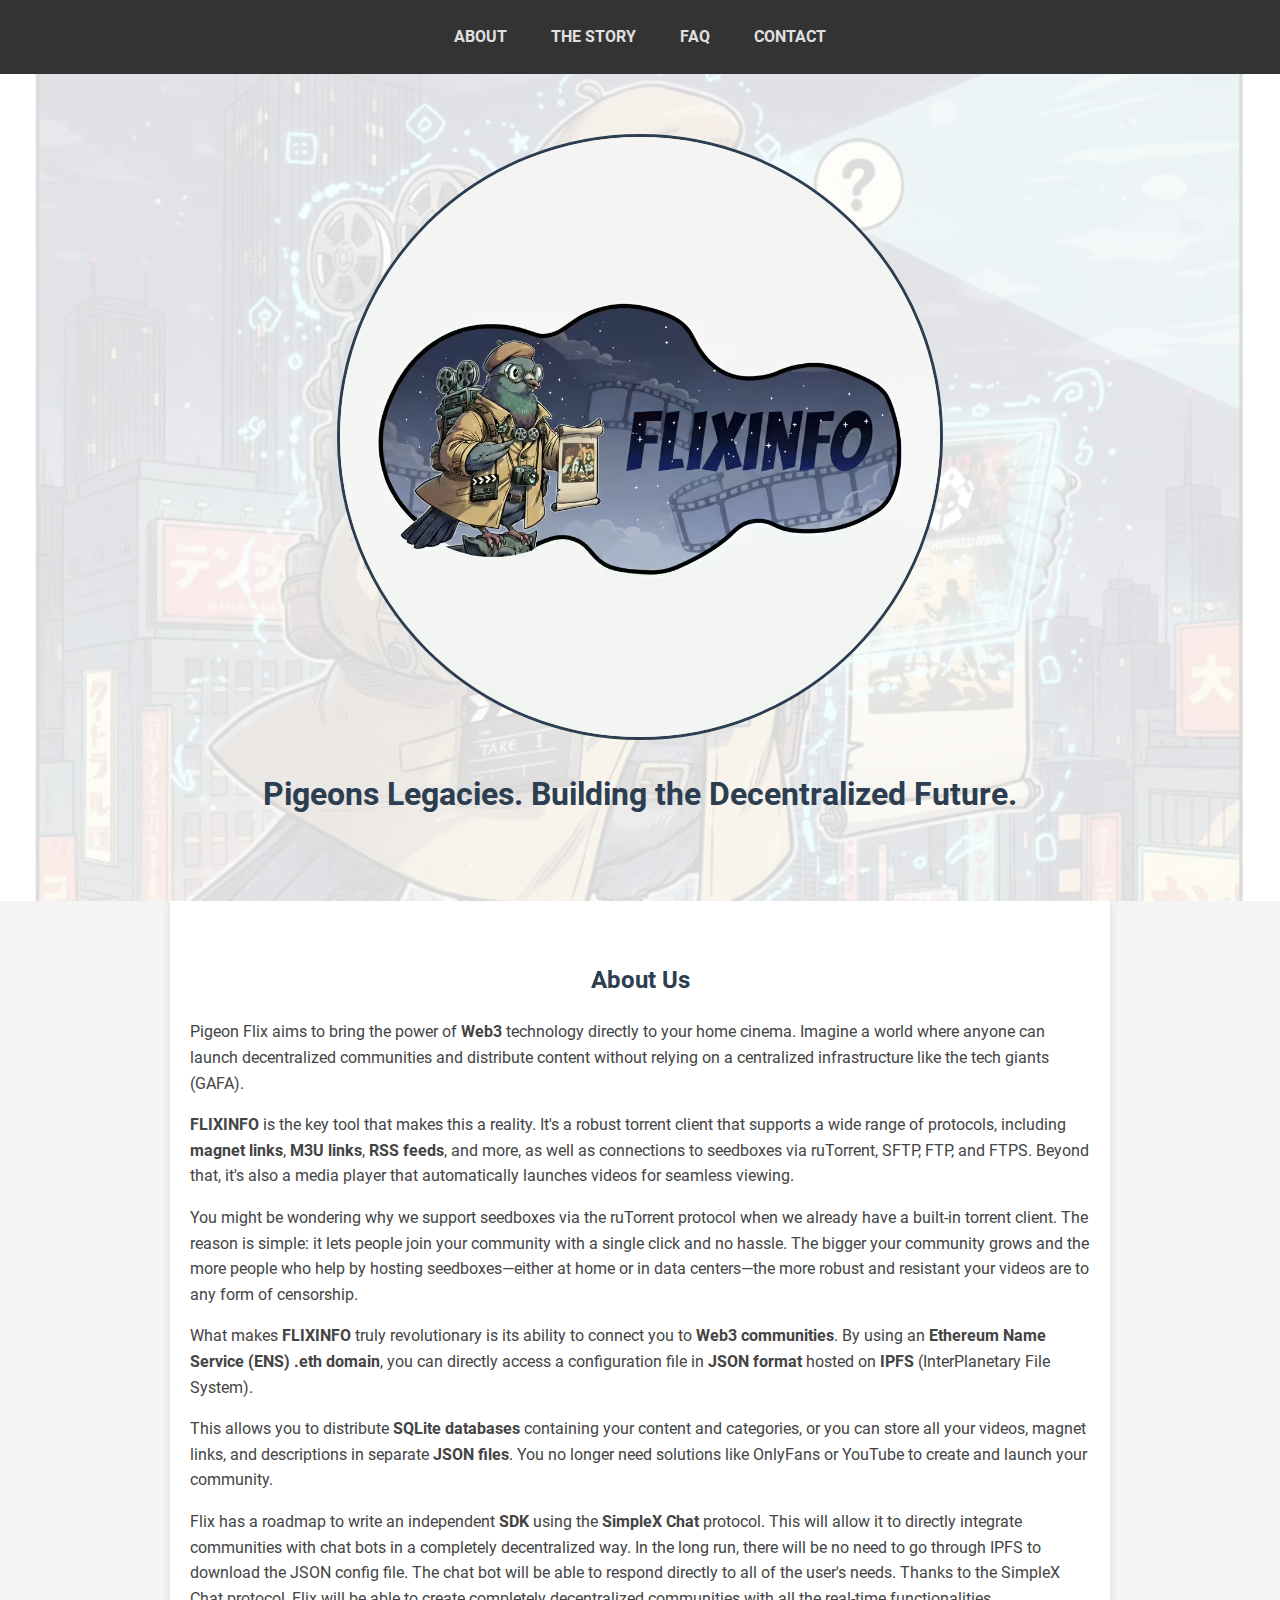
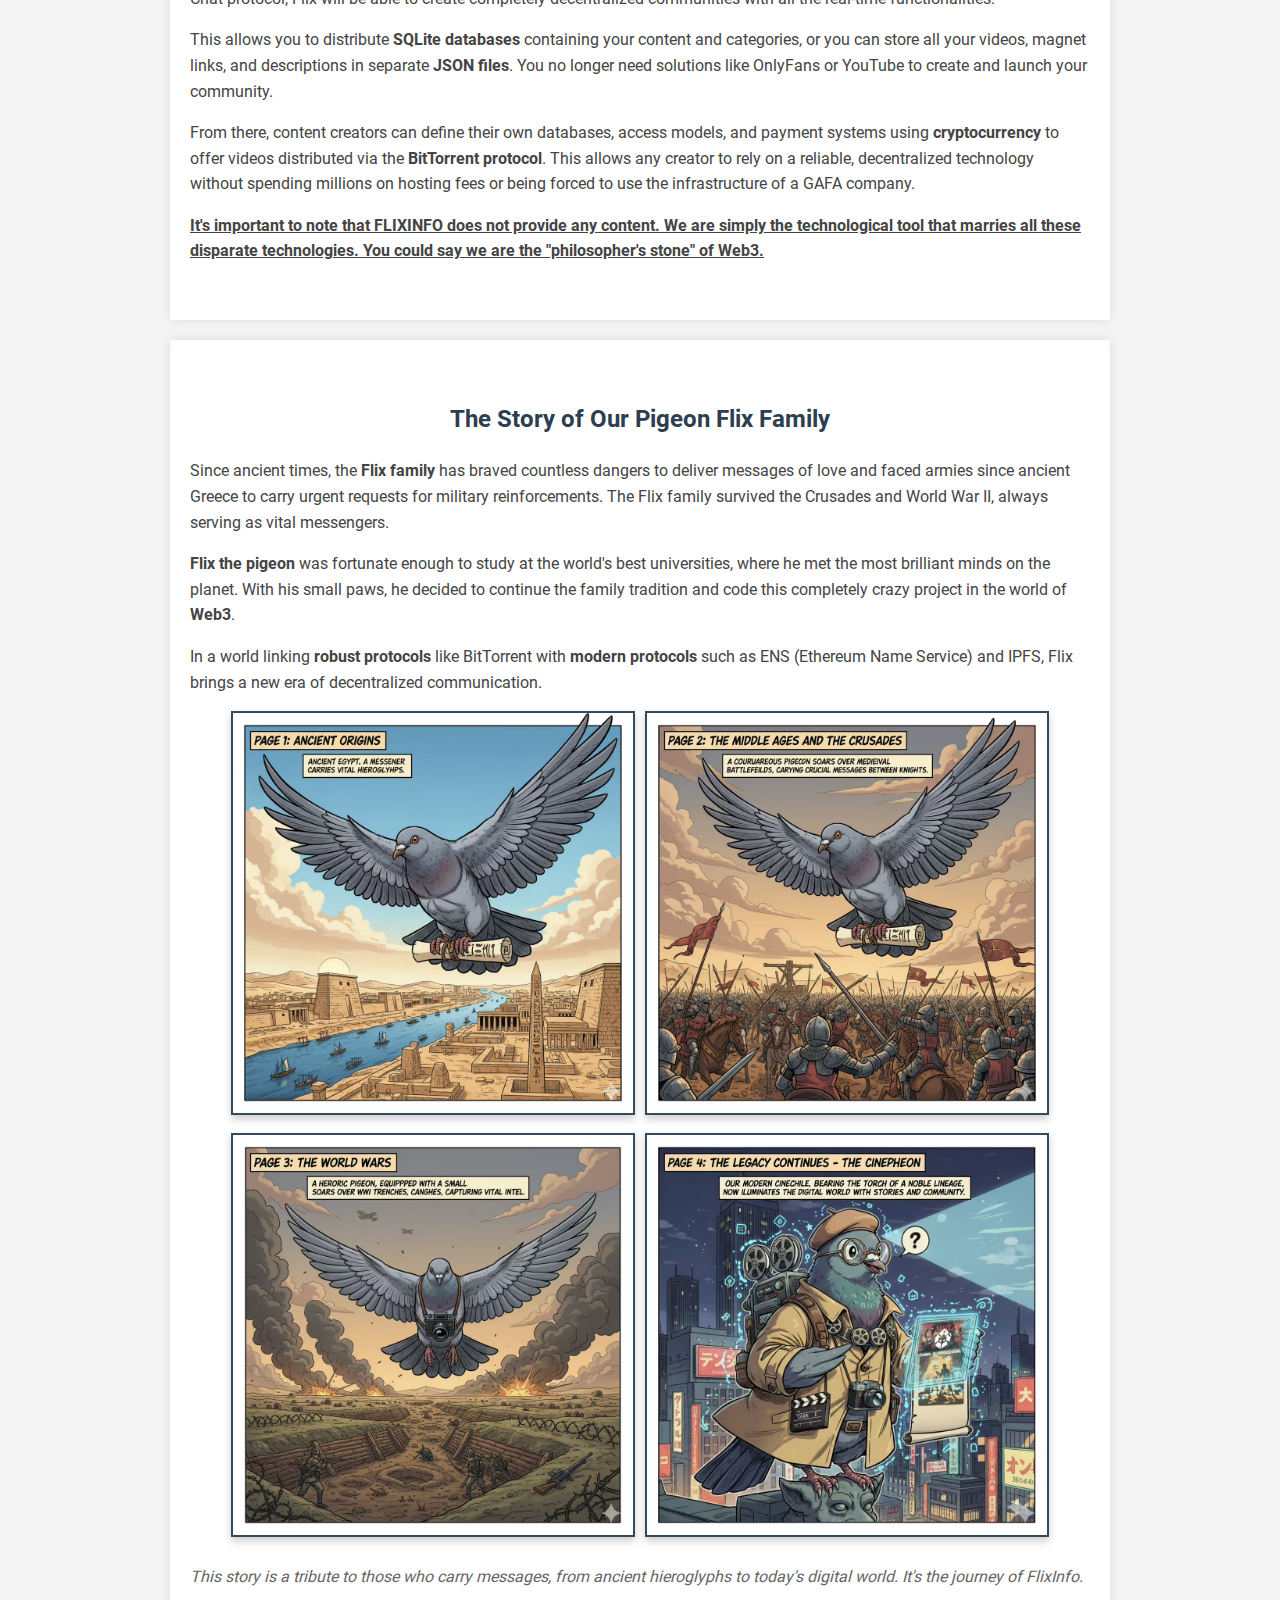
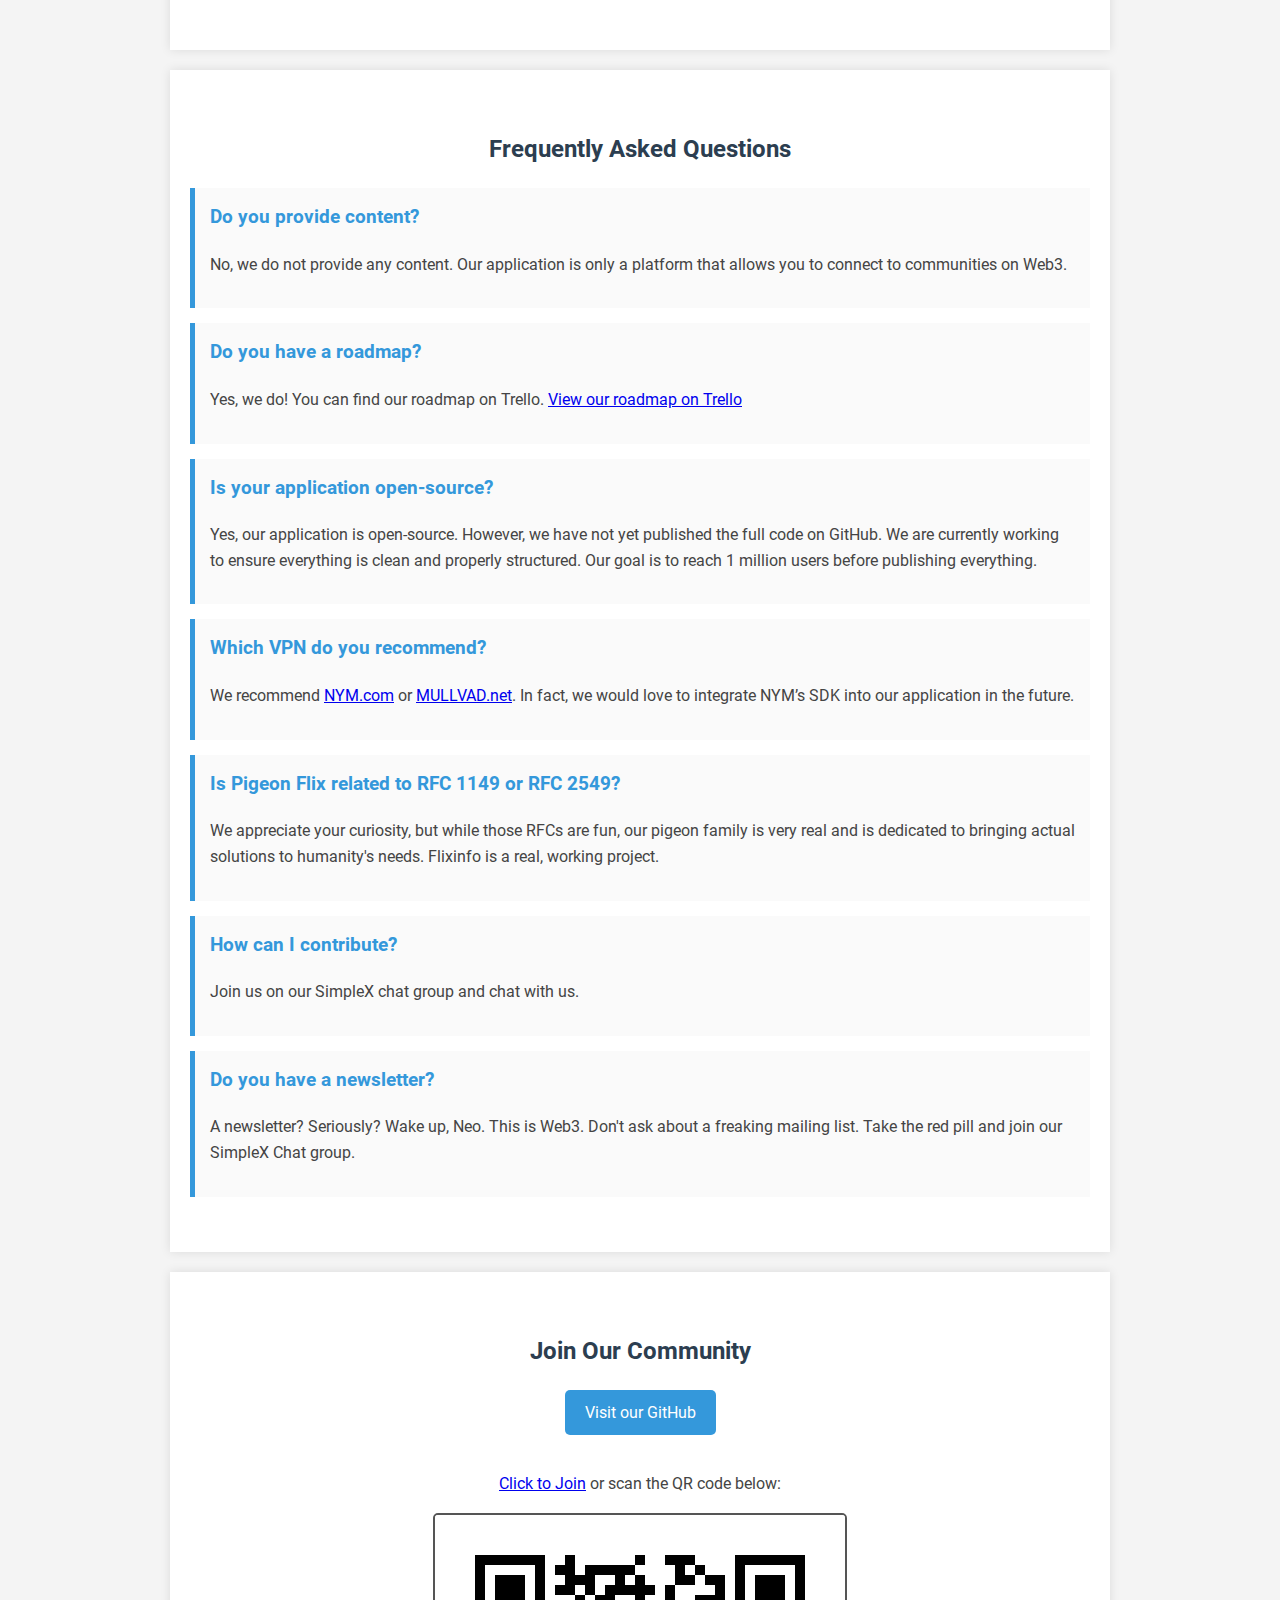
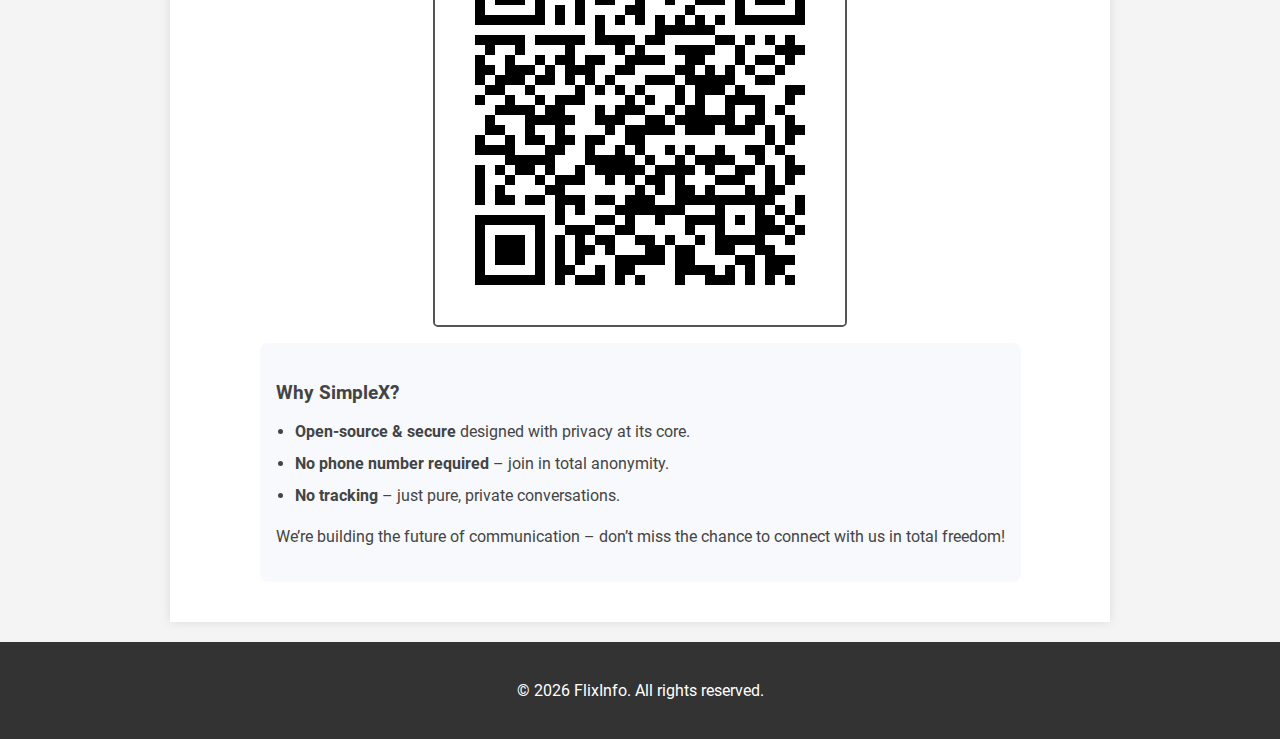
<file: index.html>
<!DOCTYPE html>
<html lang="en">
<head>
    <meta charset="UTF-8">
    <meta name="viewport" content="width=device-width, initial-scale=1.0">
    <title>FlixInfo - The Messenger's Story</title>
    <link rel="stylesheet" href="css/style.css">
</head>
<body>

    <nav>
        <div class="nav-container">
            <a href="#about">About</a>
            <a href="#comic-strip">The Story</a>
            <a href="#faq">FAQ</a>
            <a href="#contact">Contact</a>
        </div>
    </nav>

    <header class="hero">
        <picture>
            <source srcset="pics/logo.avif" type="image/avif">
            <source srcset="pics/logo.webp" type="image/webp">
            <img src="pics/logo.png" alt="FlixInfo Logo" class="logo">
        </picture>
        <h1>Pigeons Legacies. Building the Decentralized Future.</h1>
    </header>

    <main>
        <section id="about">
            <h2>About Us</h2>
	    <p>Pigeon Flix aims to bring the power of <strong>Web3</strong> technology directly to your home cinema. Imagine a world where anyone can launch decentralized communities and distribute content without relying on a centralized infrastructure like the tech giants (GAFA).</p>

<p><strong>FLIXINFO</strong> is the key tool that makes this a reality. It's a robust torrent client that supports a wide range of protocols, including <strong>magnet links</strong>, <strong>M3U links</strong>, <strong>RSS feeds</strong>, and more, as well as connections to seedboxes via ruTorrent, SFTP, FTP, and FTPS. Beyond that, it's also a media player that automatically launches videos for seamless viewing.</p>

<p>You might be wondering why we support seedboxes via the ruTorrent protocol when we already have a built-in torrent client. The reason is simple: it lets people join your community with a single click and no hassle. The bigger your community grows and the more people who help by hosting seedboxes—either at home or in data centers—the more robust and resistant your videos are to any form of censorship.</p>

<p>What makes <strong>FLIXINFO</strong> truly revolutionary is its ability to connect you to <strong>Web3 communities</strong>. By using an <strong>Ethereum Name Service (ENS) .eth domain</strong>, you can directly access a configuration file in <strong>JSON format</strong> hosted on <strong>IPFS</strong> (InterPlanetary File System).</p>

<p>This allows you to distribute <strong>SQLite databases</strong> containing your content and categories, or you can store all your videos, magnet links, and descriptions in separate <strong>JSON files</strong>. You no longer need solutions like OnlyFans or YouTube to create and launch your community.</p>

<p>Flix has a roadmap to write an independent <strong>SDK</strong> using the <strong>SimpleX Chat</strong> protocol. This will allow it to directly integrate communities with chat bots in a completely decentralized way. In the long run, there will be no need to go through IPFS to download the JSON config file. The chat bot will be able to respond directly to all of the user's needs. Thanks to the SimpleX Chat protocol, Flix will be able to create completely decentralized communities with all the real-time functionalities.</p>

<p>This allows you to distribute <strong>SQLite databases</strong> containing your content and categories, or you can store all your videos, magnet links, and descriptions in separate <strong>JSON files</strong>. You no longer need solutions like OnlyFans or YouTube to create and launch your community.</p>

<p>From there, content creators can define their own databases, access models, and payment systems using <strong>cryptocurrency</strong> to offer videos distributed via the <strong>BitTorrent protocol</strong>. This allows any creator to rely on a reliable, decentralized technology without spending millions on hosting fees or being forced to use the infrastructure of a GAFA company.</p>

<p><strong><u>It's important to note that FLIXINFO does not provide any content. We are simply the technological tool that marries all these disparate technologies. You could say we are the "philosopher's stone" of Web3.</u></strong></p>

        </section>

        <section id="comic-strip">
            <h2>The Story of Our Pigeon Flix Family</h2>
            <p class="comic-intro">
	    <p>Since ancient times, the <strong>Flix family</strong> has braved countless dangers to deliver messages of love and faced armies since ancient Greece to carry urgent requests for military reinforcements. The Flix family survived the Crusades and World War II, always serving as vital messengers.</p>

<p><strong>Flix the pigeon</strong> was fortunate enough to study at the world's best universities, where he met the most brilliant minds on the planet. With his small paws, he decided to continue the family tradition and code this completely crazy project in the world of <strong>Web3</strong>.</p>

<p>In a world linking <strong>robust protocols</strong> like BitTorrent with <strong>modern protocols</strong> such as ENS (Ethereum Name Service) and IPFS, Flix brings a new era of decentralized communication.</p>
            </p>
            <div class="comic-container">
                <picture>
                    <source srcset="pics/bd1.avif" type="image/avif">
                    <source srcset="pics/bd1.webp" type="image/webp">
                    <img src="pics/bd1.jpg" alt="Comic Strip Page 1" class="comic-panel">
                </picture>
                <picture>
                    <source srcset="pics/bd2.avif" type="image/avif">
                    <source srcset="pics/bd2.webp" type="image/webp">
                    <img src="pics/bd2.jpg" alt="Comic Strip Page 2" class="comic-panel">
                </picture>
                <picture>
                    <source srcset="pics/bd3.avif" type="image/avif">
                    <source srcset="pics/bd3.webp" type="image/webp">
                    <img src="pics/bd3.jpg" alt="Comic Strip Page 3" class="comic-panel">
                </picture>
                <picture>
                    <source srcset="pics/bd4.avif" type="image/avif">
                    <source srcset="pics/bd4.webp" type="image/webp">
                    <img src="pics/bd4.jpg" alt="Comic Strip Page 4" class="comic-panel">
                </picture>
            </div>
            <p class="comic-outro">
                This story is a tribute to those who carry messages, from ancient hieroglyphs to today's digital world. It's the journey of FlixInfo.
            </p>
        </section>

        <section id="faq">
            <h2>Frequently Asked Questions</h2>
            <div class="faq-item">
	    	<h3>Do you provide content?</h3>
   		 <p>No, we do not provide any content. Our application is only a platform that allows you to connect to communities on Web3.</p>
	    </div>
	    <div class="faq-item">
    		<h3>Do you have a roadmap?</h3>
    		<p>Yes, we do! You can find our roadmap on Trello. <a href="https://trello.com/b/HeDWrzgQ/flixinfo" target="_blank">View our roadmap on Trello</a></p>
	    </div>
	    <div class="faq-item">
    		<h3>Is your application open-source?</h3>
    		<p>Yes, our application is open-source. However, we have not yet published the full code on GitHub. We are currently working to ensure everything is clean and properly structured. Our goal is to reach 1 million users before publishing everything.</p>
	    </div>
	    <div class="faq-item">
    		<h3>Which VPN do you recommend?</h3>
    		<p>We recommend <a href="https://nym.com" target="_blank">NYM.com</a> or <a href="https://mullvad.net" target="_blank">MULLVAD.net</a>. In fact, we would love to integrate NYM’s SDK into our application in the future.</p>
	   </div>
	    <div class="faq-item">
                <h3>Is Pigeon Flix related to RFC 1149 or RFC 2549?</h3>
                <p>We appreciate your curiosity, but while those RFCs are fun, our pigeon family is very real and is dedicated to bringing actual solutions to humanity's needs. Flixinfo is a real, working project.</p>
            </div>
            <div class="faq-item">
                <h3>How can I contribute?</h3>
                <p>Join us on our SimpleX chat group and chat with us.</p>
            </div>
            <div class="faq-item">
                <h3>Do you have a newsletter?</h3>
		<p>A newsletter? Seriously? Wake up, Neo. This is Web3. Don't ask about a freaking mailing list. Take the red pill and join our SimpleX Chat group.</p>
            </div>
        </section>

	<section id="contact">
  <h2>Join Our Community</h2>
  <div class="contact-links">
    <a href="https://github.com/coomiles" target="_blank" class="link-button">Visit our GitHub</a>
    <div class="qr-code">
      <p><a href="https://smp19.simplex.im/g#F94_RbLa5Hur3LF-ut37-bikY8VGLicvghq1iz3-IfE" target="_blank">Click to Join</a> or scan the QR code below:</p>
      <img src="pics/simplexqr.png" alt="Simplex Chat QR Code">

      <div class="simplex-promo">
        <h3>Why SimpleX?</h3>
        <ul>
          <li><strong>Open-source & secure</strong> designed with privacy at its core.</li>
          <li><strong>No phone number required</strong> – join in total anonymity.</li>
          <li><strong>No tracking</strong> – just pure, private conversations.</li>
        </ul>
        <p>We’re building the future of communication – don’t miss the chance to connect with us in total freedom!</p>
      </div>
    </div>
  </div>
</section>

    </main>

    <footer>
	<p>© <span id="year"></span> FlixInfo. All rights reserved.</p>
    </footer>

    <!-- Lightbox is injected dynamically by js/comic-viewer.js -->
    <script src="js/comic-viewer.js" defer></script>
</body>
</html>
</file>
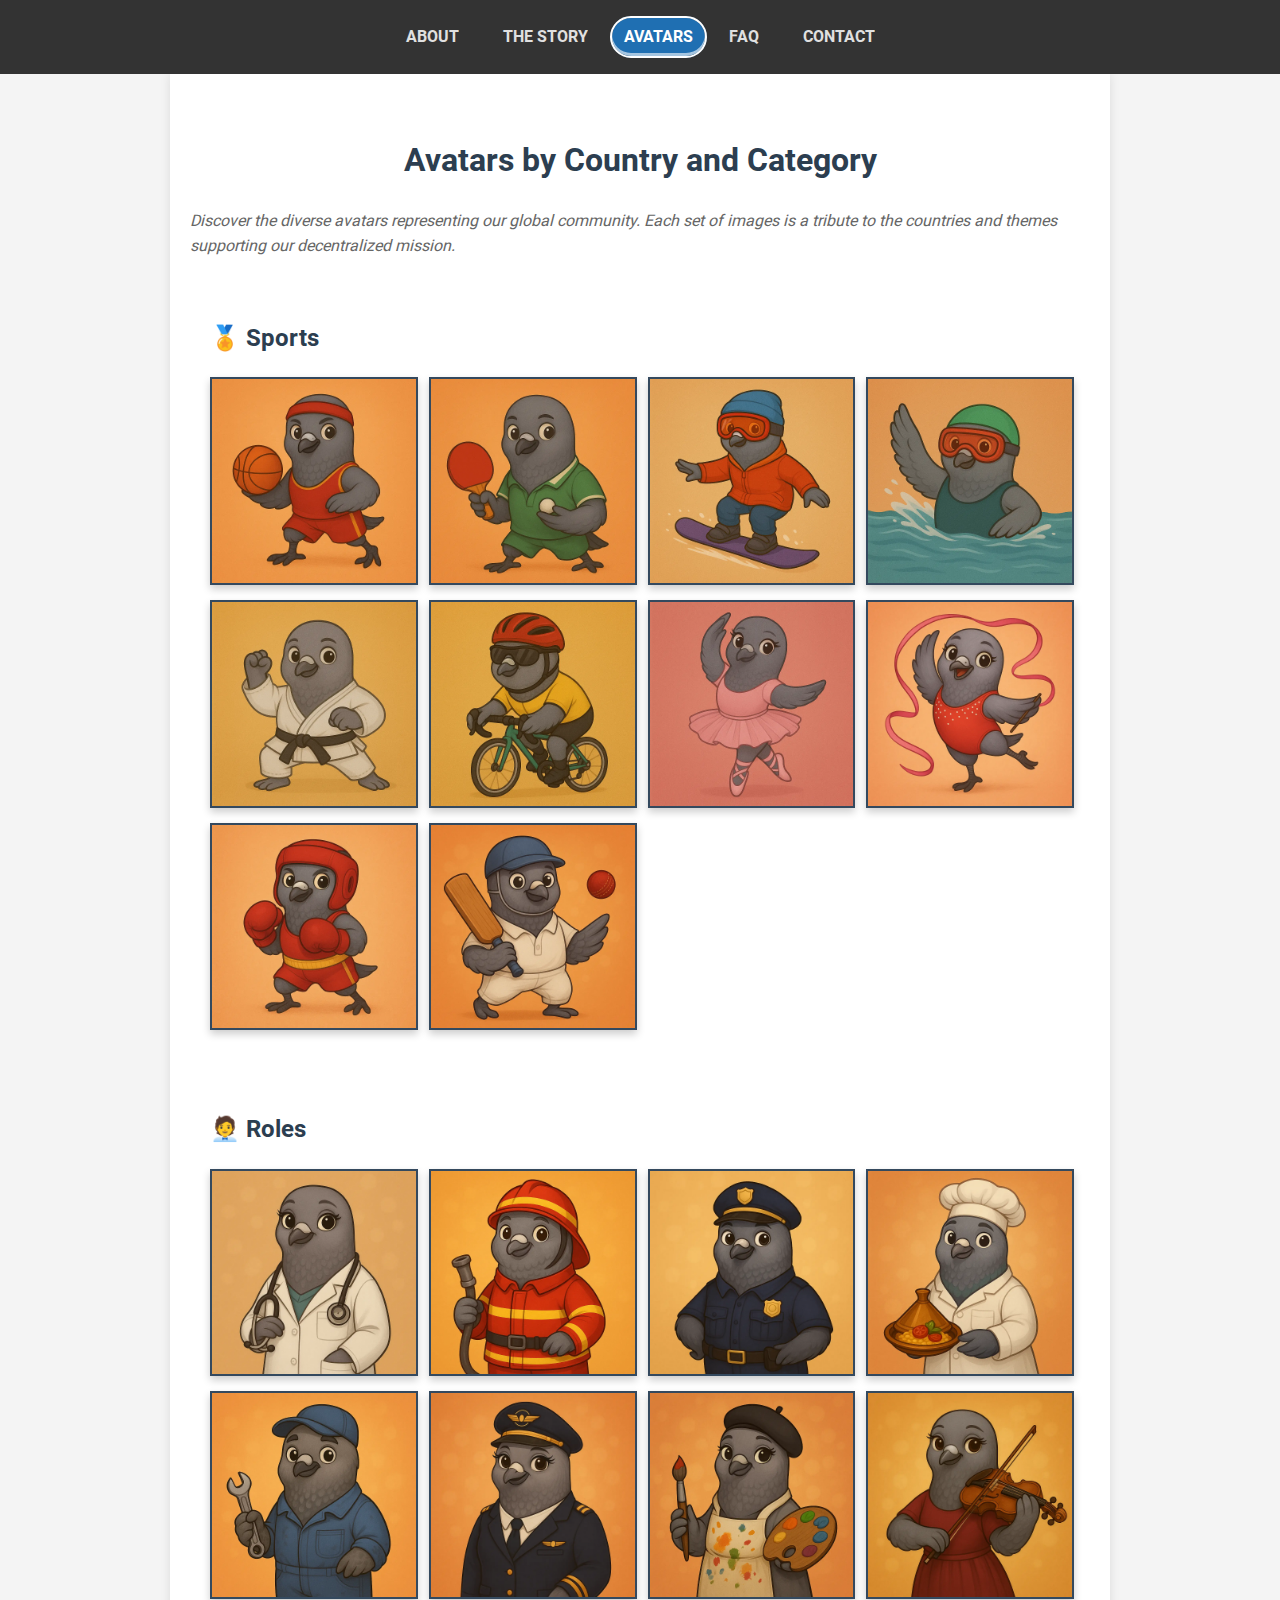
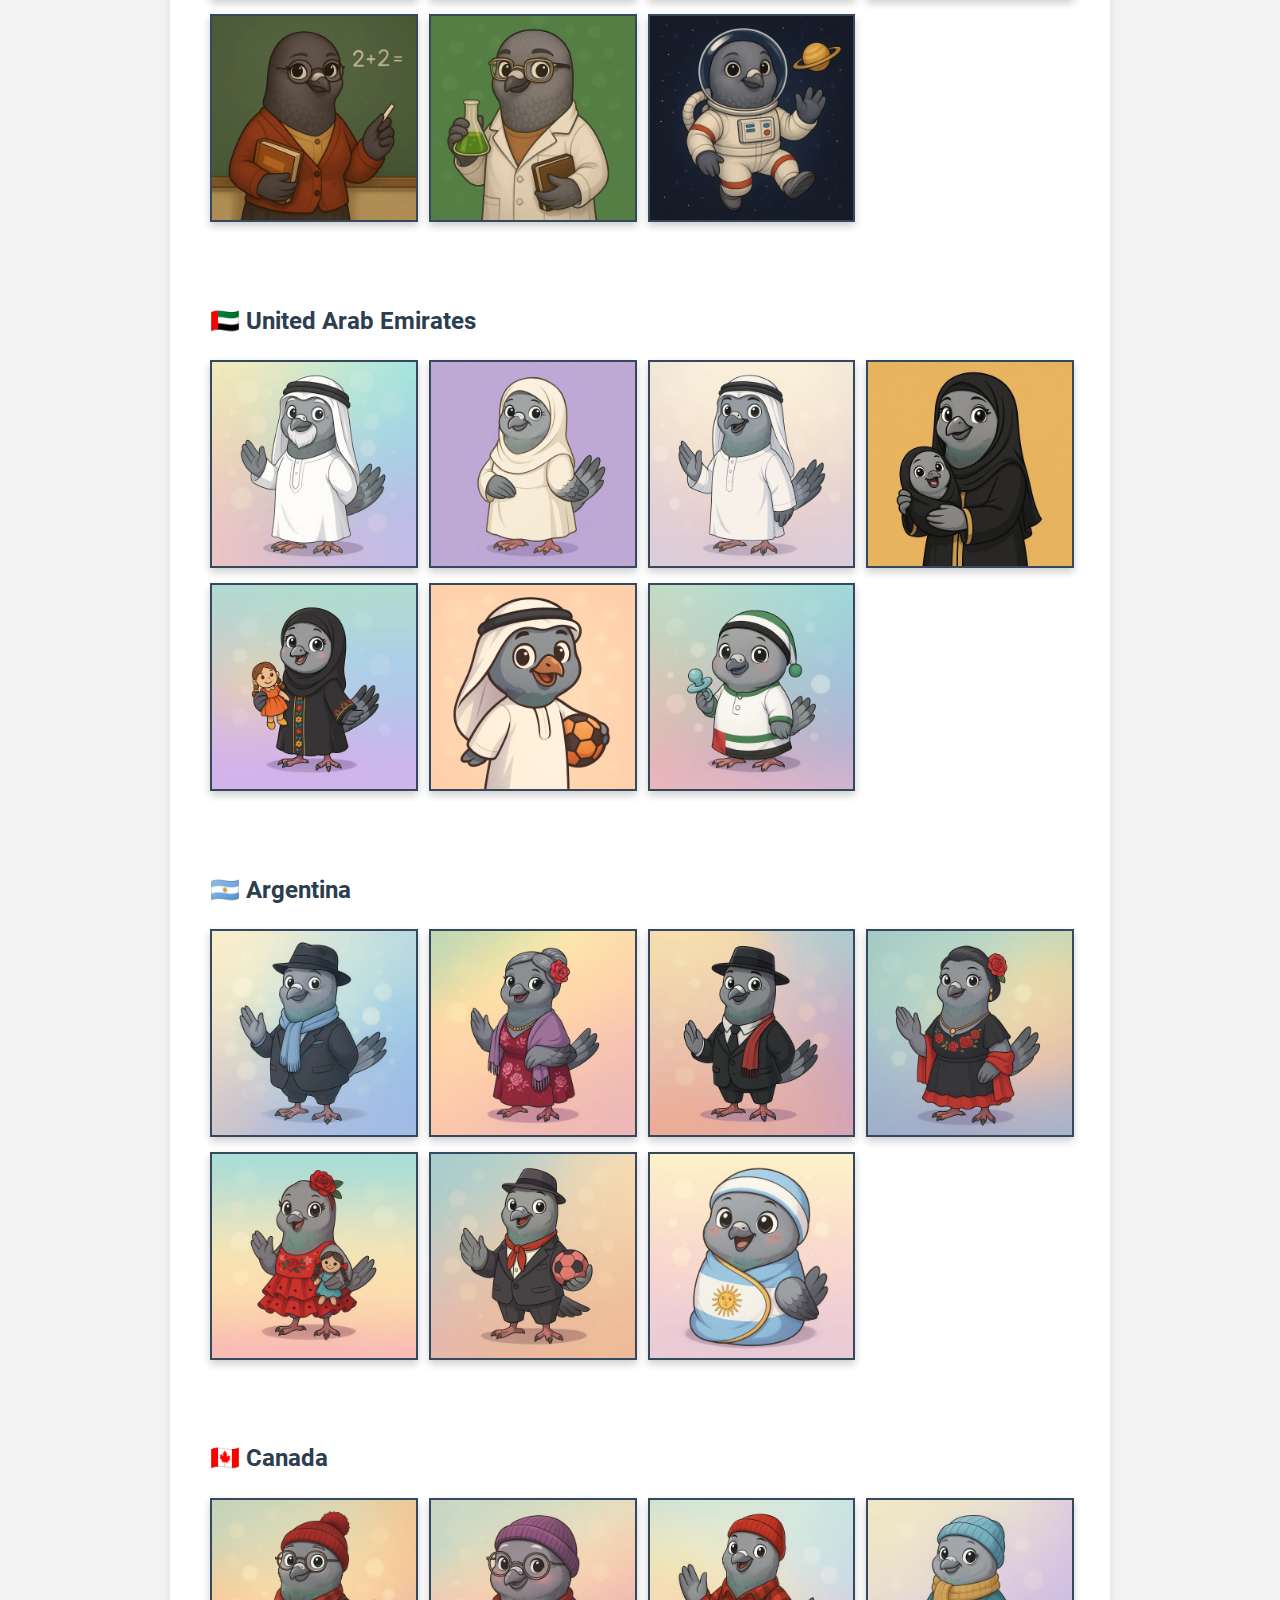
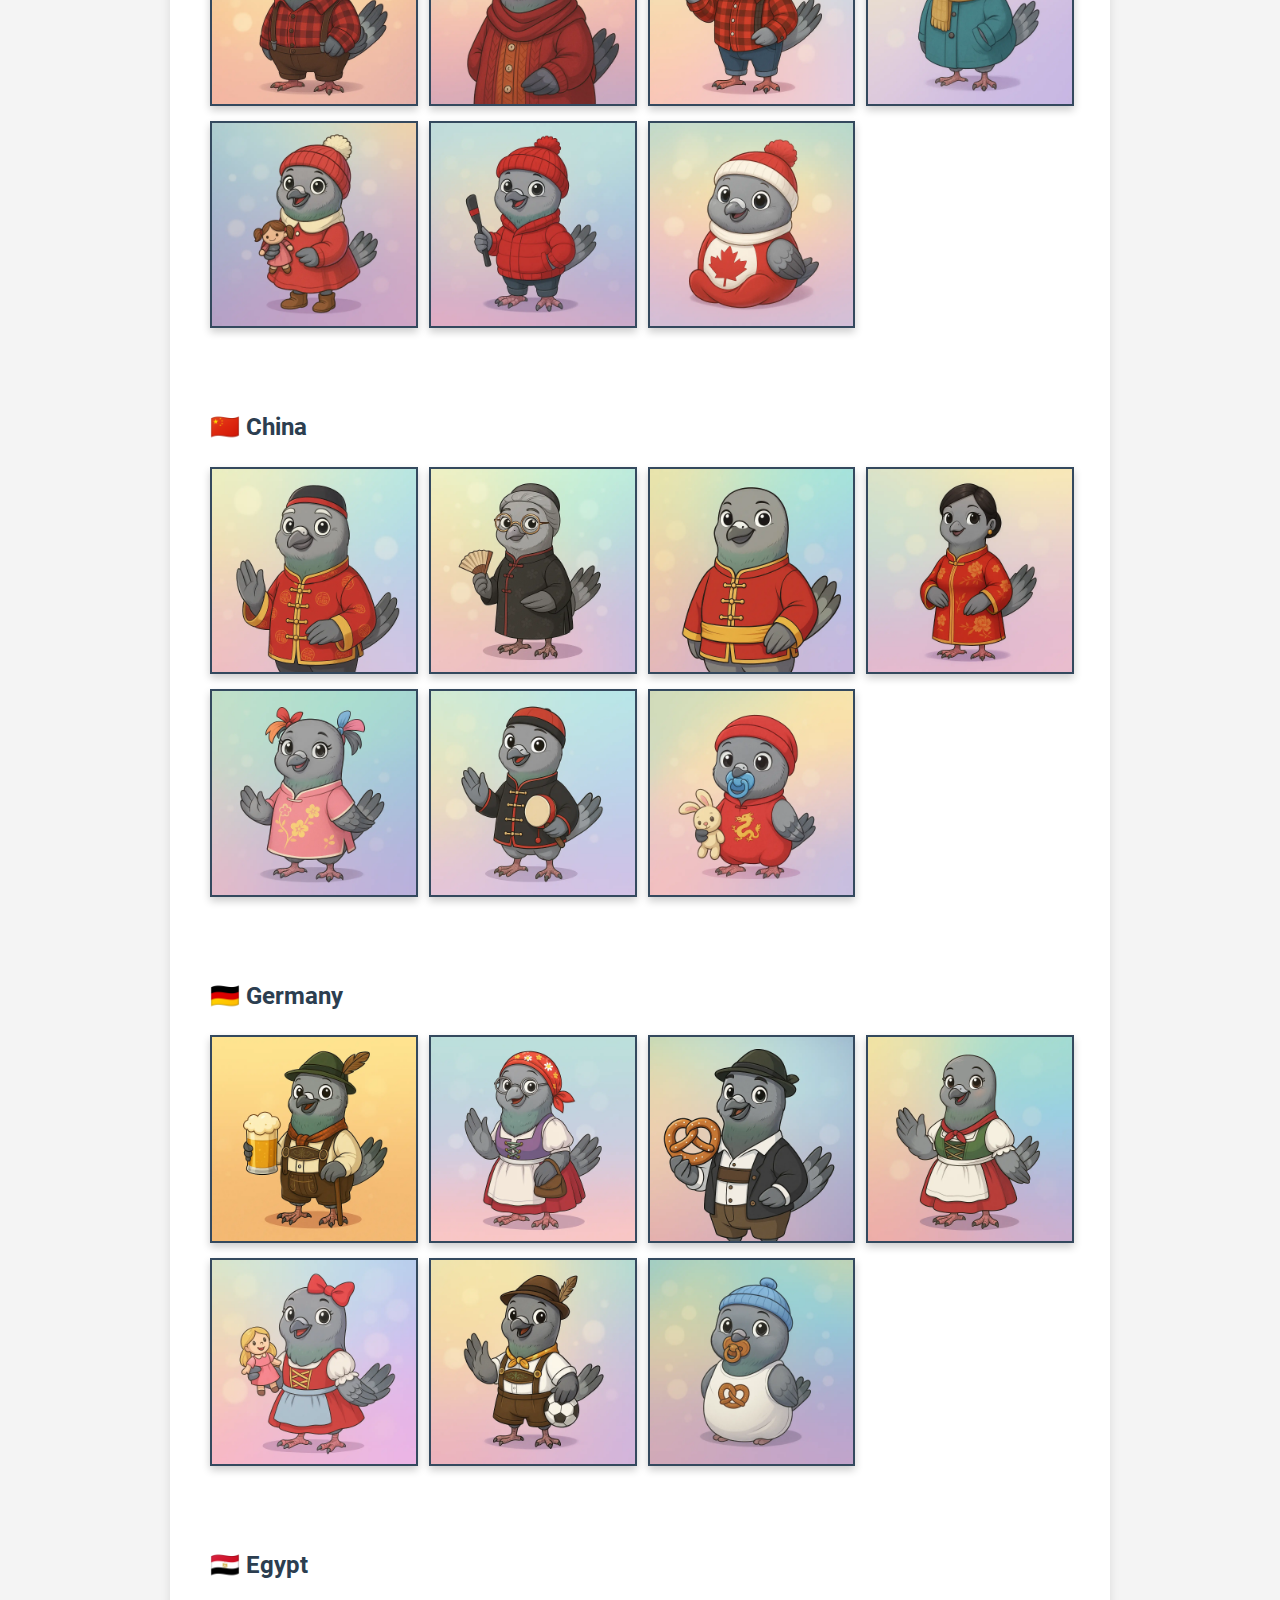
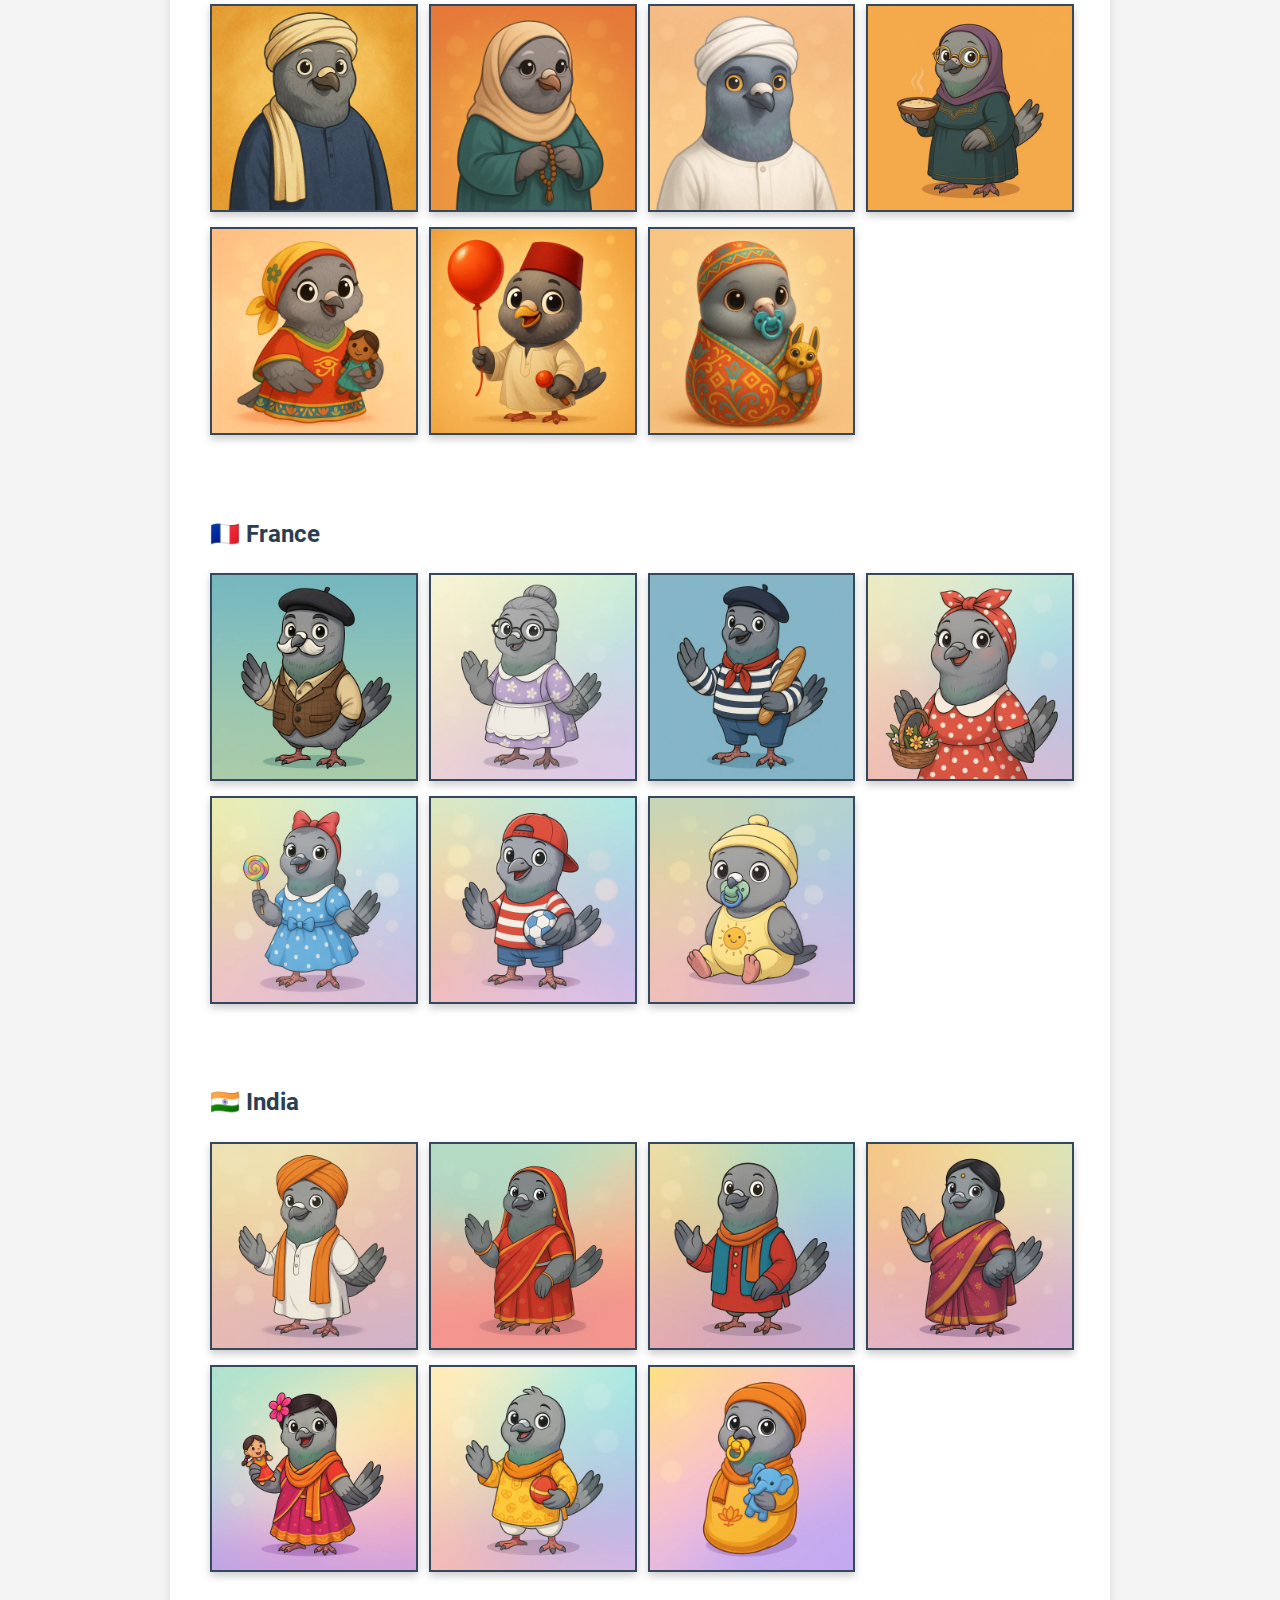
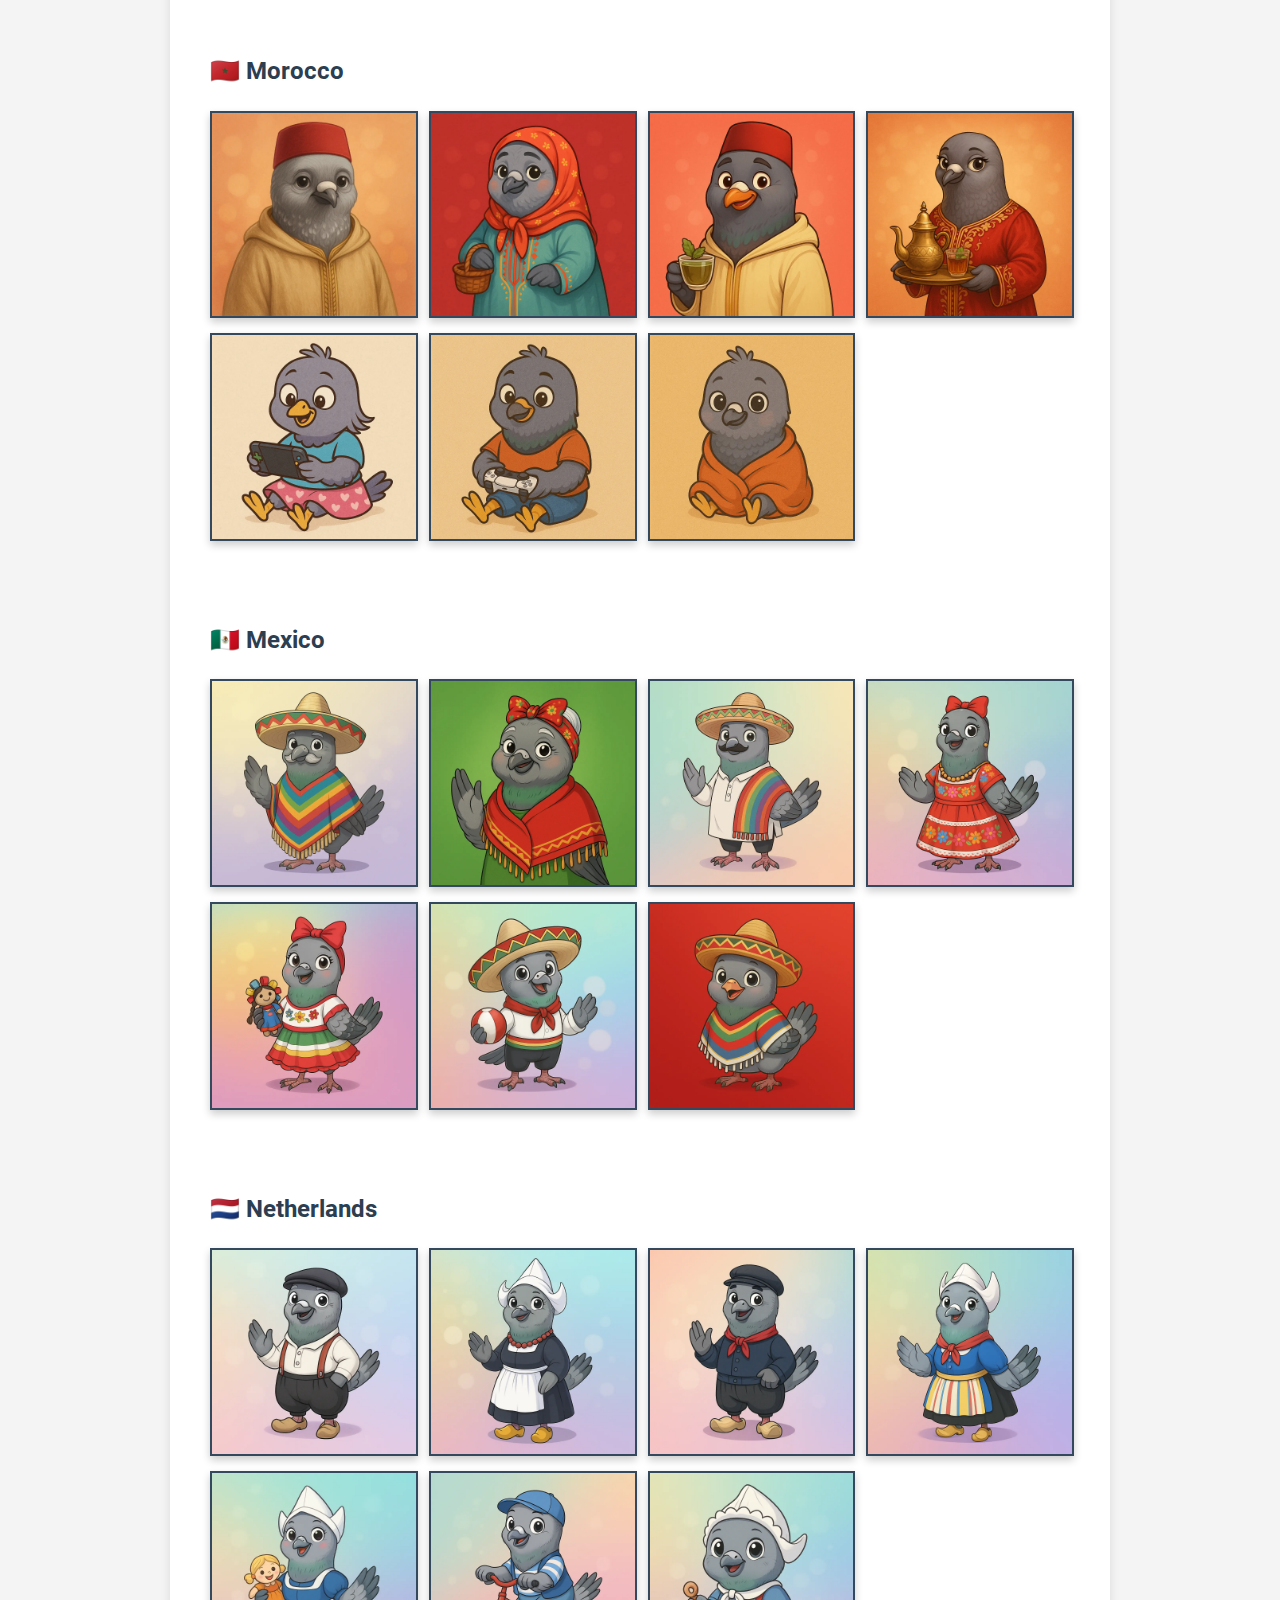
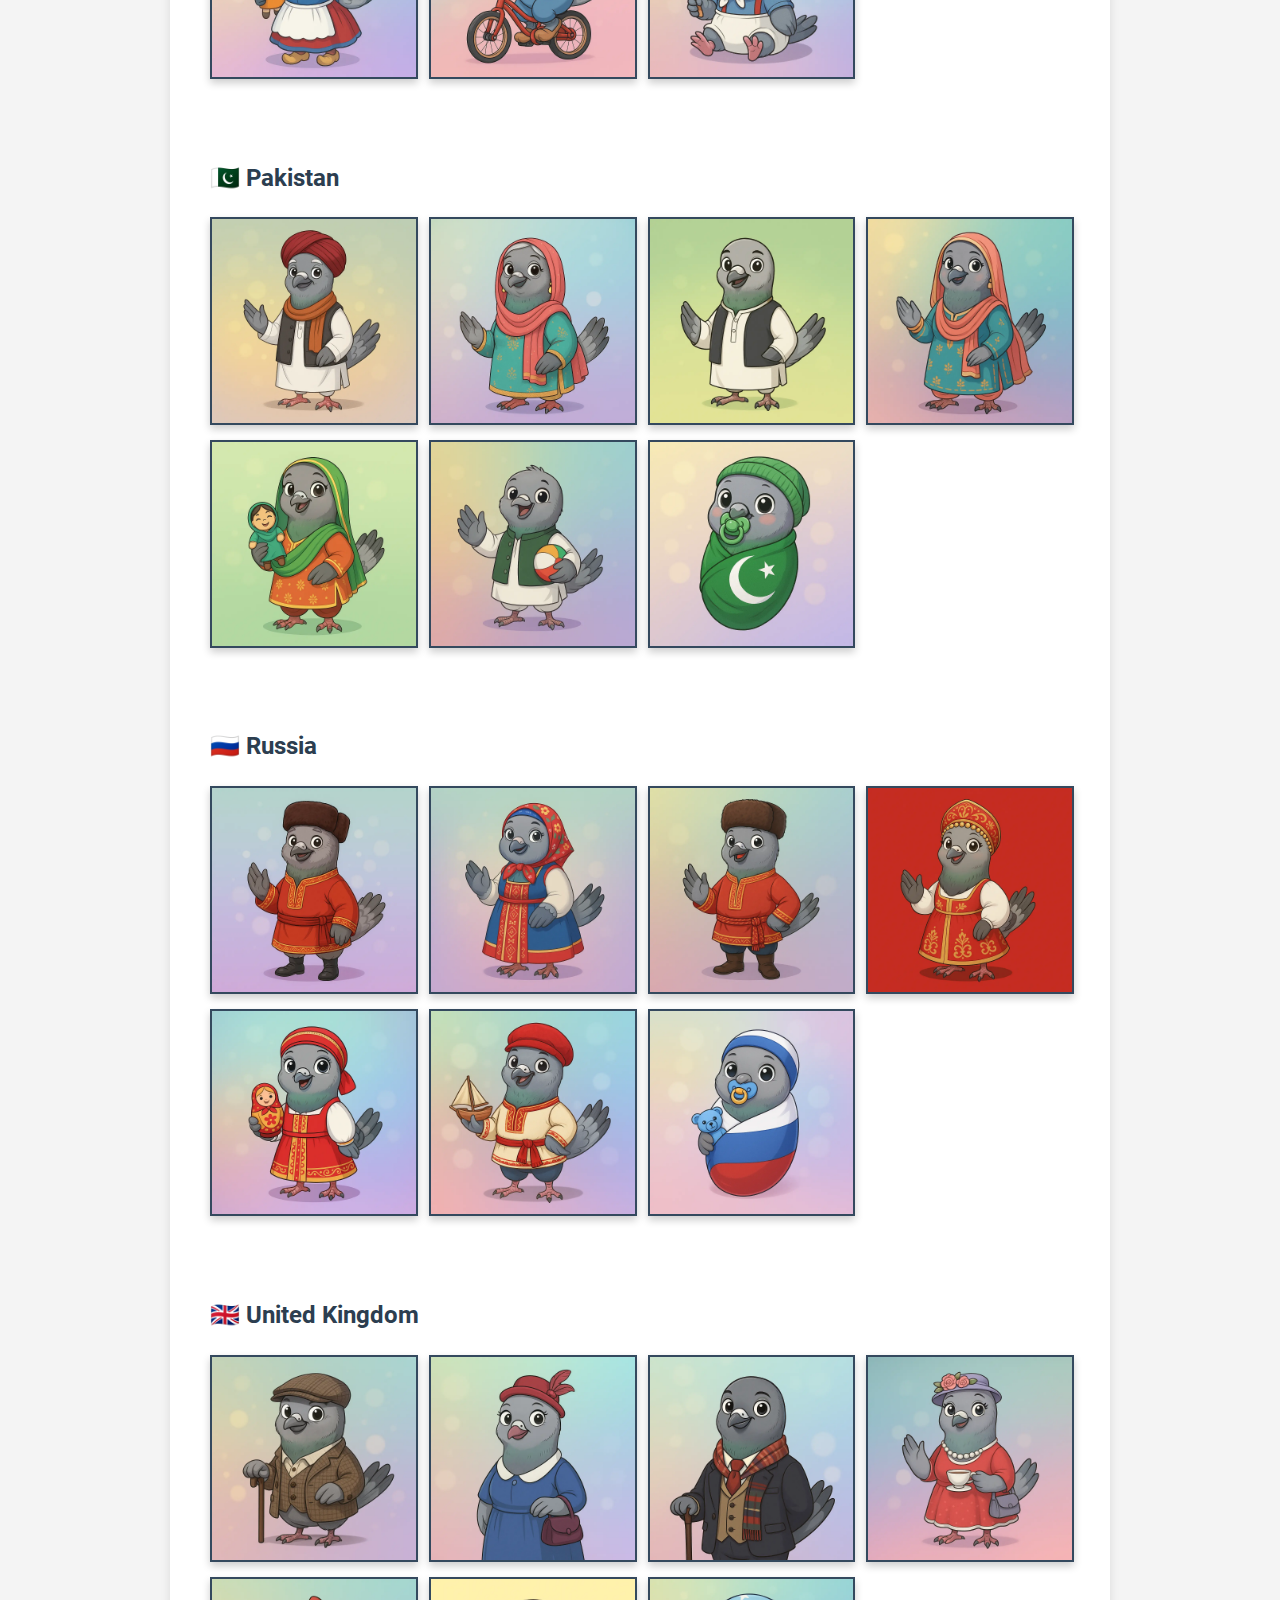
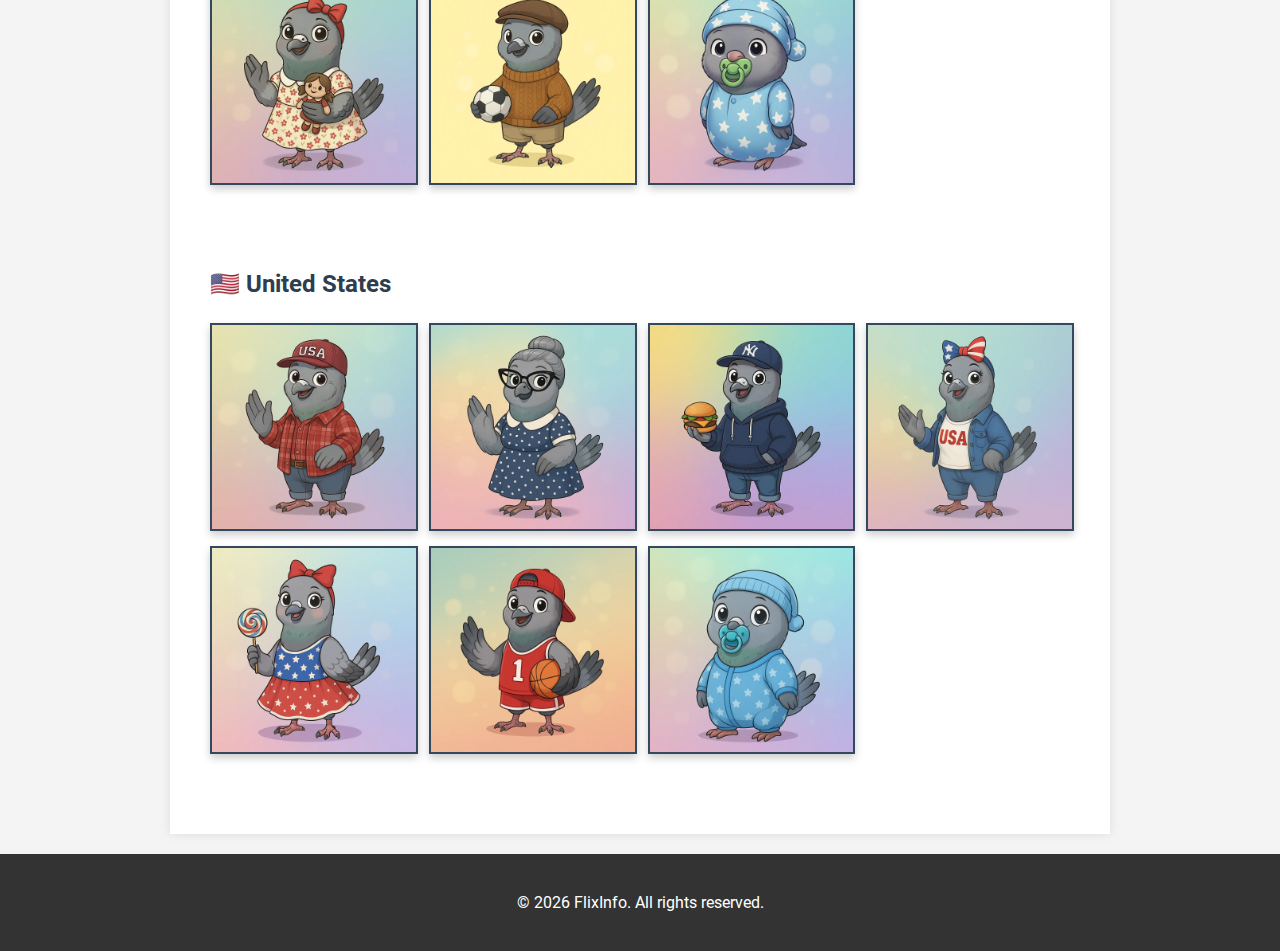
<file: avatars.html>
<!DOCTYPE html>
<html lang="en">
<head>
    <meta charset="UTF-8">
    <meta name="viewport" content="width=device-width, initial-scale=1.0">
    <title>FlixInfo - Avatars</title>
    <link rel="stylesheet" href="css/style.css">
    <style>
        .country-section {
            padding: 20px;
            margin-bottom: 20px;
        }

        .country-section h2 {
            text-align: left;
            margin-bottom: 20px;
            color: #2c3e50;
        }

        .avatar-container {
            display: grid;
            grid-template-columns: repeat(auto-fit, minmax(200px, 1fr));
            gap: 15px;
            justify-content: center;
        }

        /* Utiliser le style de .comic-panel pour les avatars */
        .comic-panel {
            width: 100%;
            height: auto;
            border: 2px solid #34495e;
            box-shadow: 0 4px 8px rgba(0, 0, 0, 0.2);
            transition: transform 0.3s ease;
            cursor: zoom-in;
        }

        .comic-panel:hover {
            transform: scale(1.02);
        }

        @media (max-width: 600px) {
            .avatar-container {
                grid-template-columns: 1fr;
            }
        }
    </style>
</head>
<body>

<nav>
    <div class="nav-container">
        <a href="index.html#about">About</a>
        <a href="index.html#comic-strip">The Story</a>
        <a href="avatars.html">Avatars</a>
        <a href="index.html#faq">FAQ</a>
        <a href="index.html#contact">Contact</a>
    </div>
</nav>

<main>
    <section id="avatars">
        <h1>Avatars by Country and Category</h1>
        <p class="comic-intro">Discover the diverse avatars representing our global community. Each set of images is a tribute to the countries and themes supporting our decentralized mission.</p>

        <div class="country-section">
            <h2>🏅 Sports</h2>
            <div class="avatar-container">
                <img src="pics/avatar-compress/sport/1.webp" alt="Sports Avatar 1" class="comic-panel">
                <img src="pics/avatar-compress/sport/2.webp" alt="Sports Avatar 2" class="comic-panel">
                <img src="pics/avatar-compress/sport/3.webp" alt="Sports Avatar 3" class="comic-panel">
                <img src="pics/avatar-compress/sport/4.webp" alt="Sports Avatar 4" class="comic-panel">
                <img src="pics/avatar-compress/sport/5.webp" alt="Sports Avatar 5" class="comic-panel">
                <img src="pics/avatar-compress/sport/6.webp" alt="Sports Avatar 6" class="comic-panel">
                <img src="pics/avatar-compress/sport/7.webp" alt="Sports Avatar 7" class="comic-panel">
                <img src="pics/avatar-compress/sport/8.webp" alt="Sports Avatar 8" class="comic-panel">
                <img src="pics/avatar-compress/sport/9.webp" alt="Sports Avatar 9" class="comic-panel">
                <img src="pics/avatar-compress/sport/10.webp" alt="Sports Avatar 10" class="comic-panel">
            </div>
        </div>

        <div class="country-section">
            <h2>🧑‍💼 Roles</h2>
            <div class="avatar-container">
                <img src="pics/avatar-compress/role/1.webp" alt="Role Avatar 1" class="comic-panel">
                <img src="pics/avatar-compress/role/2.webp" alt="Role Avatar 2" class="comic-panel">
                <img src="pics/avatar-compress/role/3.webp" alt="Role Avatar 3" class="comic-panel">
                <img src="pics/avatar-compress/role/4.webp" alt="Role Avatar 4" class="comic-panel">
                <img src="pics/avatar-compress/role/5.webp" alt="Role Avatar 5" class="comic-panel">
                <img src="pics/avatar-compress/role/6.webp" alt="Role Avatar 6" class="comic-panel">
                <img src="pics/avatar-compress/role/7.webp" alt="Role Avatar 7" class="comic-panel">
                <img src="pics/avatar-compress/role/8.webp" alt="Role Avatar 8" class="comic-panel">
                <img src="pics/avatar-compress/role/9.webp" alt="Role Avatar 9" class="comic-panel">
                <img src="pics/avatar-compress/role/10.webp" alt="Role Avatar 10" class="comic-panel">
                <img src="pics/avatar-compress/role/11.webp" alt="Role Avatar 11" class="comic-panel">
            </div>
        </div>
        
        <div class="country-section">
            <h2>🇦🇪 United Arab Emirates</h2>
            <div class="avatar-container">
                <img src="pics/avatar-compress/ae/1.webp" alt="Avatar from United Arab Emirates 1" class="comic-panel">
                <img src="pics/avatar-compress/ae/2.webp" alt="Avatar from United Arab Emirates 2" class="comic-panel">
                <img src="pics/avatar-compress/ae/3.webp" alt="Avatar from United Arab Emirates 3" class="comic-panel">
                <img src="pics/avatar-compress/ae/4.webp" alt="Avatar from United Arab Emirates 4" class="comic-panel">
                <img src="pics/avatar-compress/ae/5.webp" alt="Avatar from United Arab Emirates 5" class="comic-panel">
                <img src="pics/avatar-compress/ae/6.webp" alt="Avatar from United Arab Emirates 6" class="comic-panel">
                <img src="pics/avatar-compress/ae/7.webp" alt="Avatar from United Arab Emirates 7" class="comic-panel">
            </div>
        </div>

        <div class="country-section">
            <h2>🇦🇷 Argentina</h2>
            <div class="avatar-container">
                <img src="pics/avatar-compress/ar/1.webp" alt="Avatar from Argentina 1" class="comic-panel">
                <img src="pics/avatar-compress/ar/2.webp" alt="Avatar from Argentina 2" class="comic-panel">
                <img src="pics/avatar-compress/ar/3.webp" alt="Avatar from Argentina 3" class="comic-panel">
                <img src="pics/avatar-compress/ar/4.webp" alt="Avatar from Argentina 4" class="comic-panel">
                <img src="pics/avatar-compress/ar/5.webp" alt="Avatar from Argentina 5" class="comic-panel">
                <img src="pics/avatar-compress/ar/6.webp" alt="Avatar from Argentina 6" class="comic-panel">
                <img src="pics/avatar-compress/ar/7.webp" alt="Avatar from Argentina 7" class="comic-panel">
            </div>
        </div>
        
        <div class="country-section">
            <h2>🇨🇦 Canada</h2>
            <div class="avatar-container">
                <img src="pics/avatar-compress/ca/1.webp" alt="Avatar from Canada 1" class="comic-panel">
                <img src="pics/avatar-compress/ca/2.webp" alt="Avatar from Canada 2" class="comic-panel">
                <img src="pics/avatar-compress/ca/3.webp" alt="Avatar from Canada 3" class="comic-panel">
                <img src="pics/avatar-compress/ca/4.webp" alt="Avatar from Canada 4" class="comic-panel">
                <img src="pics/avatar-compress/ca/5.webp" alt="Avatar from Canada 5" class="comic-panel">
                <img src="pics/avatar-compress/ca/6.webp" alt="Avatar from Canada 6" class="comic-panel">
                <img src="pics/avatar-compress/ca/7.webp" alt="Avatar from Canada 7" class="comic-panel">
            </div>
        </div>

        <div class="country-section">
            <h2>🇨🇳 China</h2>
            <div class="avatar-container">
                <img src="pics/avatar-compress/cn/1.webp" alt="Avatar from China 1" class="comic-panel">
                <img src="pics/avatar-compress/cn/2.webp" alt="Avatar from China 2" class="comic-panel">
                <img src="pics/avatar-compress/cn/3.webp" alt="Avatar from China 3" class="comic-panel">
                <img src="pics/avatar-compress/cn/4.webp" alt="Avatar from China 4" class="comic-panel">
                <img src="pics/avatar-compress/cn/5.webp" alt="Avatar from China 5" class="comic-panel">
                <img src="pics/avatar-compress/cn/6.webp" alt="Avatar from China 6" class="comic-panel">
                <img src="pics/avatar-compress/cn/7.webp" alt="Avatar from China 7" class="comic-panel">
            </div>
        </div>

        <div class="country-section">
            <h2>🇩🇪 Germany</h2>
            <div class="avatar-container">
                <img src="pics/avatar-compress/de/1.webp" alt="Avatar from Germany 1" class="comic-panel">
                <img src="pics/avatar-compress/de/2.webp" alt="Avatar from Germany 2" class="comic-panel">
                <img src="pics/avatar-compress/de/3.webp" alt="Avatar from Germany 3" class="comic-panel">
                <img src="pics/avatar-compress/de/4.webp" alt="Avatar from Germany 4" class="comic-panel">
                <img src="pics/avatar-compress/de/5.webp" alt="Avatar from Germany 5" class="comic-panel">
                <img src="pics/avatar-compress/de/6.webp" alt="Avatar from Germany 6" class="comic-panel">
                <img src="pics/avatar-compress/de/7.webp" alt="Avatar from Germany 7" class="comic-panel">
            </div>
        </div>

        <div class="country-section">
            <h2>🇪🇬 Egypt</h2>
            <div class="avatar-container">
                <img src="pics/avatar-compress/eg/1.webp" alt="Avatar from Egypt 1" class="comic-panel">
                <img src="pics/avatar-compress/eg/2.webp" alt="Avatar from Egypt 2" class="comic-panel">
                <img src="pics/avatar-compress/eg/3.webp" alt="Avatar from Egypt 3" class="comic-panel">
                <img src="pics/avatar-compress/eg/4.webp" alt="Avatar from Egypt 4" class="comic-panel">
                <img src="pics/avatar-compress/eg/5.webp" alt="Avatar from Egypt 5" class="comic-panel">
                <img src="pics/avatar-compress/eg/6.webp" alt="Avatar from Egypt 6" class="comic-panel">
                <img src="pics/avatar-compress/eg/7.webp" alt="Avatar from Egypt 7" class="comic-panel">
            </div>
        </div>

        <div class="country-section">
            <h2>🇫🇷 France</h2>
            <div class="avatar-container">
                <img src="pics/avatar-compress/fr/1.webp" alt="Avatar from France 1" class="comic-panel">
                <img src="pics/avatar-compress/fr/2.webp" alt="Avatar from France 2" class="comic-panel">
                <img src="pics/avatar-compress/fr/3.webp" alt="Avatar from France 3" class="comic-panel">
                <img src="pics/avatar-compress/fr/4.webp" alt="Avatar from France 4" class="comic-panel">
                <img src="pics/avatar-compress/fr/5.webp" alt="Avatar from France 5" class="comic-panel">
                <img src="pics/avatar-compress/fr/6.webp" alt="Avatar from France 6" class="comic-panel">
                <img src="pics/avatar-compress/fr/7.webp" alt="Avatar from France 7" class="comic-panel">
            </div>
        </div>

        <div class="country-section">
            <h2>🇮🇳 India</h2>
            <div class="avatar-container">
                <img src="pics/avatar-compress/in/1.webp" alt="Avatar from India 1" class="comic-panel">
                <img src="pics/avatar-compress/in/2.webp" alt="Avatar from India 2" class="comic-panel">
                <img src="pics/avatar-compress/in/3.webp" alt="Avatar from India 3" class="comic-panel">
                <img src="pics/avatar-compress/in/4.webp" alt="Avatar from India 4" class="comic-panel">
                <img src="pics/avatar-compress/in/5.webp" alt="Avatar from India 5" class="comic-panel">
                <img src="pics/avatar-compress/in/6.webp" alt="Avatar from India 6" class="comic-panel">
                <img src="pics/avatar-compress/in/7.webp" alt="Avatar from India 7" class="comic-panel">
            </div>
        </div>

        <div class="country-section">
            <h2>🇲🇦 Morocco</h2>
            <div class="avatar-container">
                <img src="pics/avatar-compress/ma/1.webp" alt="Avatar from Morocco 1" class="comic-panel">
                <img src="pics/avatar-compress/ma/2.webp" alt="Avatar from Morocco 2" class="comic-panel">
                <img src="pics/avatar-compress/ma/3.webp" alt="Avatar from Morocco 3" class="comic-panel">
                <img src="pics/avatar-compress/ma/4.webp" alt="Avatar from Morocco 4" class="comic-panel">
                <img src="pics/avatar-compress/ma/5.webp" alt="Avatar from Morocco 5" class="comic-panel">
                <img src="pics/avatar-compress/ma/6.webp" alt="Avatar from Morocco 6" class="comic-panel">
                <img src="pics/avatar-compress/ma/7.webp" alt="Avatar from Morocco 7" class="comic-panel">
            </div>
        </div>

        <div class="country-section">
            <h2>🇲🇽 Mexico</h2>
            <div class="avatar-container">
                <img src="pics/avatar-compress/mx/1.webp" alt="Avatar from Mexico 1" class="comic-panel">
                <img src="pics/avatar-compress/mx/2.webp" alt="Avatar from Mexico 2" class="comic-panel">
                <img src="pics/avatar-compress/mx/3.webp" alt="Avatar from Mexico 3" class="comic-panel">
                <img src="pics/avatar-compress/mx/4.webp" alt="Avatar from Mexico 4" class="comic-panel">
                <img src="pics/avatar-compress/mx/5.webp" alt="Avatar from Mexico 5" class="comic-panel">
                <img src="pics/avatar-compress/mx/6.webp" alt="Avatar from Mexico 6" class="comic-panel">
                <img src="pics/avatar-compress/mx/7.webp" alt="Avatar from Mexico 7" class="comic-panel">
            </div>
        </div>

        <div class="country-section">
            <h2>🇳🇱 Netherlands</h2>
            <div class="avatar-container">
                <img src="pics/avatar-compress/nl/1.webp" alt="Avatar from Netherlands 1" class="comic-panel">
                <img src="pics/avatar-compress/nl/2.webp" alt="Avatar from Netherlands 2" class="comic-panel">
                <img src="pics/avatar-compress/nl/3.webp" alt="Avatar from Netherlands 3" class="comic-panel">
                <img src="pics/avatar-compress/nl/4.webp" alt="Avatar from Netherlands 4" class="comic-panel">
                <img src="pics/avatar-compress/nl/5.webp" alt="Avatar from Netherlands 5" class="comic-panel">
                <img src="pics/avatar-compress/nl/6.webp" alt="Avatar from Netherlands 6" class="comic-panel">
                <img src="pics/avatar-compress/nl/7.webp" alt="Avatar from Netherlands 7" class="comic-panel">
            </div>
        </div>

        <div class="country-section">
            <h2>🇵🇰 Pakistan</h2>
            <div class="avatar-container">
                <img src="pics/avatar-compress/pk/1.webp" alt="Avatar from Pakistan 1" class="comic-panel">
                <img src="pics/avatar-compress/pk/2.webp" alt="Avatar from Pakistan 2" class="comic-panel">
                <img src="pics/avatar-compress/pk/3.webp" alt="Avatar from Pakistan 3" class="comic-panel">
                <img src="pics/avatar-compress/pk/4.webp" alt="Avatar from Pakistan 4" class="comic-panel">
                <img src="pics/avatar-compress/pk/5.webp" alt="Avatar from Pakistan 5" class="comic-panel">
                <img src="pics/avatar-compress/pk/6.webp" alt="Avatar from Pakistan 6" class="comic-panel">
                <img src="pics/avatar-compress/pk/7.webp" alt="Avatar from Pakistan 7" class="comic-panel">
            </div>
        </div>

        <div class="country-section">
            <h2>🇷🇺 Russia</h2>
            <div class="avatar-container">
                <img src="pics/avatar-compress/ru/1.webp" alt="Avatar from Russia 1" class="comic-panel">
                <img src="pics/avatar-compress/ru/2.webp" alt="Avatar from Russia 2" class="comic-panel">
                <img src="pics/avatar-compress/ru/3.webp" alt="Avatar from Russia 3" class="comic-panel">
                <img src="pics/avatar-compress/ru/4.webp" alt="Avatar from Russia 4" class="comic-panel">
                <img src="pics/avatar-compress/ru/5.webp" alt="Avatar from Russia 5" class="comic-panel">
                <img src="pics/avatar-compress/ru/6.webp" alt="Avatar from Russia 6" class="comic-panel">
                <img src="pics/avatar-compress/ru/7.webp" alt="Avatar from Russia 7" class="comic-panel">
            </div>
        </div>

        <div class="country-section">
            <h2>🇬🇧 United Kingdom</h2>
            <div class="avatar-container">
                <img src="pics/avatar-compress/uk/1.webp" alt="Avatar from United Kingdom 1" class="comic-panel">
                <img src="pics/avatar-compress/uk/2.webp" alt="Avatar from United Kingdom 2" class="comic-panel">
                <img src="pics/avatar-compress/uk/3.webp" alt="Avatar from United Kingdom 3" class="comic-panel">
                <img src="pics/avatar-compress/uk/4.webp" alt="Avatar from United Kingdom 4" class="comic-panel">
                <img src="pics/avatar-compress/uk/5.webp" alt="Avatar from United Kingdom 5" class="comic-panel">
                <img src="pics/avatar-compress/uk/6.webp" alt="Avatar from United Kingdom 6" class="comic-panel">
                <img src="pics/avatar-compress/uk/7.webp" alt="Avatar from United Kingdom 7" class="comic-panel">
            </div>
        </div>

        <div class="country-section">
            <h2>🇺🇸 United States</h2>
            <div class="avatar-container">
                <img src="pics/avatar-compress/us/1.webp" alt="Avatar from United States 1" class="comic-panel">
                <img src="pics/avatar-compress/us/2.webp" alt="Avatar from United States 2" class="comic-panel">
                <img src="pics/avatar-compress/us/3.webp" alt="Avatar from United States 3" class="comic-panel">
                <img src="pics/avatar-compress/us/4.webp" alt="Avatar from United States 4" class="comic-panel">
                <img src="pics/avatar-compress/us/5.webp" alt="Avatar from United States 5" class="comic-panel">
                <img src="pics/avatar-compress/us/6.webp" alt="Avatar from United States 6" class="comic-panel">
                <img src="pics/avatar-compress/us/7.webp" alt="Avatar from United States 7" class="comic-panel">
            </div>
        </div>
    </section>
</main>

<footer>
    <p>© <span id="year"></span> FlixInfo. All rights reserved.</p>
</footer>

<script src="js/comic-viewer.js" defer></script>
<script>
    // Update the navigation active state for the avatars page
    document.addEventListener("DOMContentLoaded", () => {
        const navLinks = document.querySelectorAll("nav .nav-container a");
        navLinks.forEach(link => {
            if (link.getAttribute("href") === "avatars.html") {
                link.classList.add("active");
                link.setAttribute("aria-current", "true");
            }
        });
    });
</script>

</body>
</html>
</file>
<file: css/style.css>
/* Font */
@font-face {
  font-family: 'Roboto';
  font-style: normal;
  font-weight: 400;
  src: url('../fonts/Roboto-Regular.woff2') format('woff2');
  font-display: swap;
}

@font-face {
  font-family: 'Roboto';
  font-style: normal;
  font-weight: 700;
  src: url('../fonts/Roboto-Bold.woff2') format('woff2');
  font-display: swap;
}

/* Base Styles */
body {
    font-family: 'Roboto', sans-serif;
    margin: 0;
    line-height: 1.6;
    color: #444;
    background-color: #f4f4f4;
}

h1, h2 {
    color: #2c3e50;
    text-align: center;
    font-weight: 700;
}

/* Navigation Menu */
nav {
    background-color: #333;
    padding: 10px 0;
    text-align: center;
    position: sticky; /* Make the navigation menu stick to the top */
    top: 0;
    z-index: 1000;
}

.nav-container a {
    color: white;
    padding: 14px 20px;
    text-decoration: none;
    text-transform: uppercase;
    font-weight: bold;
    transition: background-color 0.3s ease;
}

.nav-container a:hover {
    background-color: #575757;
}

/* Sections */
section {
    padding: 40px 20px;
    max-width: 900px;
    margin: 0 auto;
    background: #fff;
    box-shadow: 0 0 10px rgba(0,0,0,0.1);
    margin-bottom: 20px;
}

/* Header */
.hero {
    /* Fallback vieux navigateurs */
    background-image: url('../pics/bd4.jpg');

    /* Choix auto du meilleur format */
    background-image: image-set(
        url('../pics/bd4.avif') type('image/avif'),
        url('../pics/bd4.webp') type('image/webp'),
        url('../pics/bd4.jpg')  type('image/jpeg')
    );

    /* Préfixe Safari (utile sur certaines versions) */
    background-image: -webkit-image-set(
        url('../pics/bd4.avif') type('image/avif'),
        url('../pics/bd4.webp') type('image/webp'),
        url('../pics/bd4.jpg')  type('image/jpeg')
    );

    background-size: cover;
    background-position: center;
    padding: 60px 20px;
    text-align: center;
    position: relative; /* Allows overlay positioning */
}

.hero::after {
    content: '';
    position: absolute;
    top: 0;
    left: 0;
    width: 100%;
    height: 100%;
    background-color: rgba(255, 255, 255, 0.85); /* White overlay */
    z-index: 1; /* Puts the overlay behind the content */
}

.hero > * {
    position: relative;
    z-index: 2; /* Puts the content in front of the overlay */
}

.logo {
    width: 600px;
    height: auto;
    border-radius: 50%;
    border: 3px solid #2c3e50;
}

.tagline {
    font-size: 1.2em;
    font-style: italic;
    color: #555;
}

/* Comic Section */
.comic-strip {
    text-align: center;
}

.comic-intro, .comic-outro {
    font-style: italic;
    color: #666;
    margin: 20px 0;
}

.comic-container {
    display: flex;
    flex-wrap: wrap;
    justify-content: center;
    gap: 10px;
}

.comic-panel {
    max-width: 100%;
    width: 400px;
    height: auto;
    border: 2px solid #34495e;
    box-shadow: 0 4px 8px rgba(0,0,0,0.2);
    transition: transform 0.3s ease;
}

.comic-panel:hover {
    transform: scale(1.02);
}

/* FAQ Section */
.faq-item {
    background-color: #fafafa;
    padding: 15px;
    margin-bottom: 15px;
    border-left: 5px solid #3498db;
}

.faq-item h3 {
    margin-top: 0;
    color: #3498db;
}

/* Contact Section */
.contact-links {
    display: flex;
    flex-direction: column;
    align-items: center; /* Centers items horizontally */
    gap: 20px;
}

.link-button {
    display: inline-block;
    padding: 10px 20px;
    background-color: #3498db;
    color: white;
    text-decoration: none;
    border-radius: 5px;
    transition: background-color 0.3s ease;
}

.link-button:hover {
    background-color: #2980b9;
}

.qr-code {
    text-align: center; /* Centers the QR code and text */
}

.qr-code img {
    display: block;
    margin: 10px auto 0;
    border: 2px solid #555;
    border-radius: 5px;
}

/* Footer */
footer {
    text-align: center;
    padding: 20px;
    background-color: #333;
    color: #fff;
}

/* Responsive Design for smaller screens */
@media (max-width: 600px) {
    .comic-container {
        flex-direction: column;
    }

    .logo {
        width: 150px;
    }
}

/* Lightbox */
.lightbox {
  position: fixed;
  inset: 0;
  background: rgba(0,0,0,0.92);
  display: none;
  z-index: 10000;
  text-align: center;
}

.lightbox .lightbox-img {
  max-width: 92vw;
  max-height: 88vh;
  margin-top: 6vh;
  box-shadow: 0 10px 30px rgba(0,0,0,0.6);
  touch-action: pan-y; /* Added to allow horizontal swipe gestures */
}

.lightbox-img {
  touch-action: pan-y; /* allow vertical scroll, but enable horizontal swipe */
}

.lightbox .close {
  position: absolute;
  top: 16px; right: 26px;
  font-size: 40px;
  color: #fff;
  cursor: pointer;
  line-height: 1;
}

.lightbox .prev,
.lightbox .next {
  position: absolute;
  top: 50%;
  transform: translateY(-50%);
  font-size: 48px;
  color: #fff;
  background: transparent;
  border: none;
  cursor: pointer;
  padding: 16px;
  user-select: none;
}

.lightbox .prev { left: 10px; }
.lightbox .next { right: 10px; } /* <- keep as is; class selector next */

/* Counter */
.lightbox .counter {
  position: absolute;
  bottom: 14px; left: 50%;
  transform: translateX(-50%);
  color: #fff;
  font-weight: 700;
  background: rgba(0,0,0,0.4);
  padding: 6px 10px;
  border-radius: 6px;
}

/* Empêcher le scroll arrière-plan quand lightbox ouverte */
.no-scroll {
  height: 100%;
  overflow: hidden;
}

/* Stronger Scrollspy visuals */
nav .nav-container a.active,
nav .nav-container a[aria-current="true"] {
  background-color: #ffffff;
  color: #222;
  border-radius: 8px;
  position: relative;
}





/* === Scrollspy: VERY VISIBLE active state === */
nav .nav-container a { position: relative; display: inline-block; }

nav .nav-container a.active,
nav .nav-container a[aria-current="true"] {
  background-color: #1f6fb2 !important; /* high contrast */
  color: #ffffff !important;
  border-radius: 9999px;
  outline: 2px solid #ffffff;
  box-shadow: inset 0 -3px 0 rgba(255,255,255,0.6), 0 0 0 2px rgba(31,111,178,0.35);
  transition: background-color .15s, color .15s, box-shadow .15s;
}



/* Optional: dim non-active slightly so active pops */
nav .nav-container a:not(.active):not([aria-current="true"]) { opacity: 0.85; }
nav .nav-container a.active,
nav .nav-container a[aria-current="true"] { opacity: 1; }


section { scroll-margin-top: 80px; }


/* Clean Scrollspy active state: simple blue pill */
nav .nav-container a.active,
nav .nav-container a[aria-current="true"] {
  background-color: #1f6fb2 !important;
  color: #ffffff !important;
  border-radius: 9999px;
  padding: 6px 12px;
  transition: background-color .15s, color .15s;
}


/* === SimpleX promo block === */
.simplex-promo {
  margin-top: 1em;
  padding: 1em;
  background: #f7f9fc;
  border-radius: 8px;
  text-align: left;
}
.simplex-promo h3 {
  margin-bottom: 0.5em;
  font-size: 1.2em;
}
.simplex-promo ul {
  margin: 0 0 1em 1.2em;
  padding: 0;
}
.simplex-promo li {
  margin-bottom: 0.4em;
}
</file>
